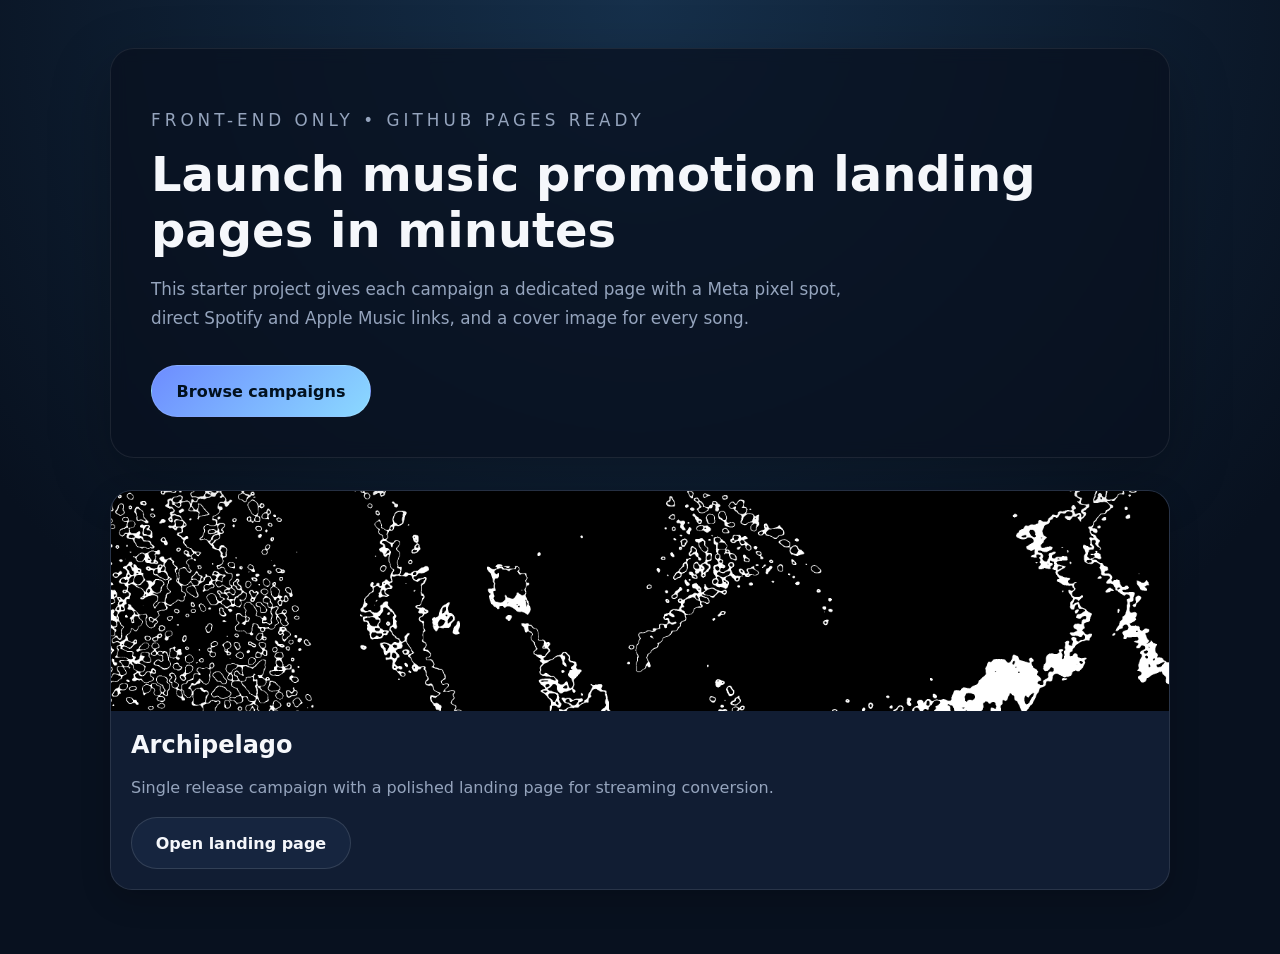
<file: index.html>
<!DOCTYPE html>
<html lang="en">
  <head>
    <meta charset="UTF-8" />
    <meta name="viewport" content="width=device-width, initial-scale=1.0" />
    <title>Murray WOW Landing Page</title>
    <meta
      name="description"
      content="Murray WOW is a Washington, D.C.-based music producer and DJ. This landing page showcases his latest tracks and provides links to streaming platforms."
    />
    <link rel="stylesheet" href="styles.css" />
  </head>
  <body>
    <main class="page-shell">
      <section class="hero">
        <p class="eyebrow">Front-end only • GitHub Pages ready</p>
        <h1>Launch music promotion landing pages in minutes</h1>
        <p>
          This starter project gives each campaign a dedicated page with a Meta pixel spot,
          direct Spotify and Apple Music links, and a cover image for every song.
        </p>
        <a class="button primary" href="#campaigns">Browse campaigns</a>
      </section>

      <section id="campaigns" class="campaign-grid" aria-label="Music promotion campaigns">
        <article class="card">
          <img src="assets/archipelago-compressed.png" alt="Cover art for Archipelago" />
          <div class="card-body">
            <h2>Archipelago</h2>
            <p>Single release campaign with a polished landing page for streaming conversion.</p>
            <a class="button" href="landing-pages/track-one.html">Open landing page</a>
          </div>
        </article>
      </section>
    </main>

    <script src="script.js"></script>
  </body>
</html>
</file>
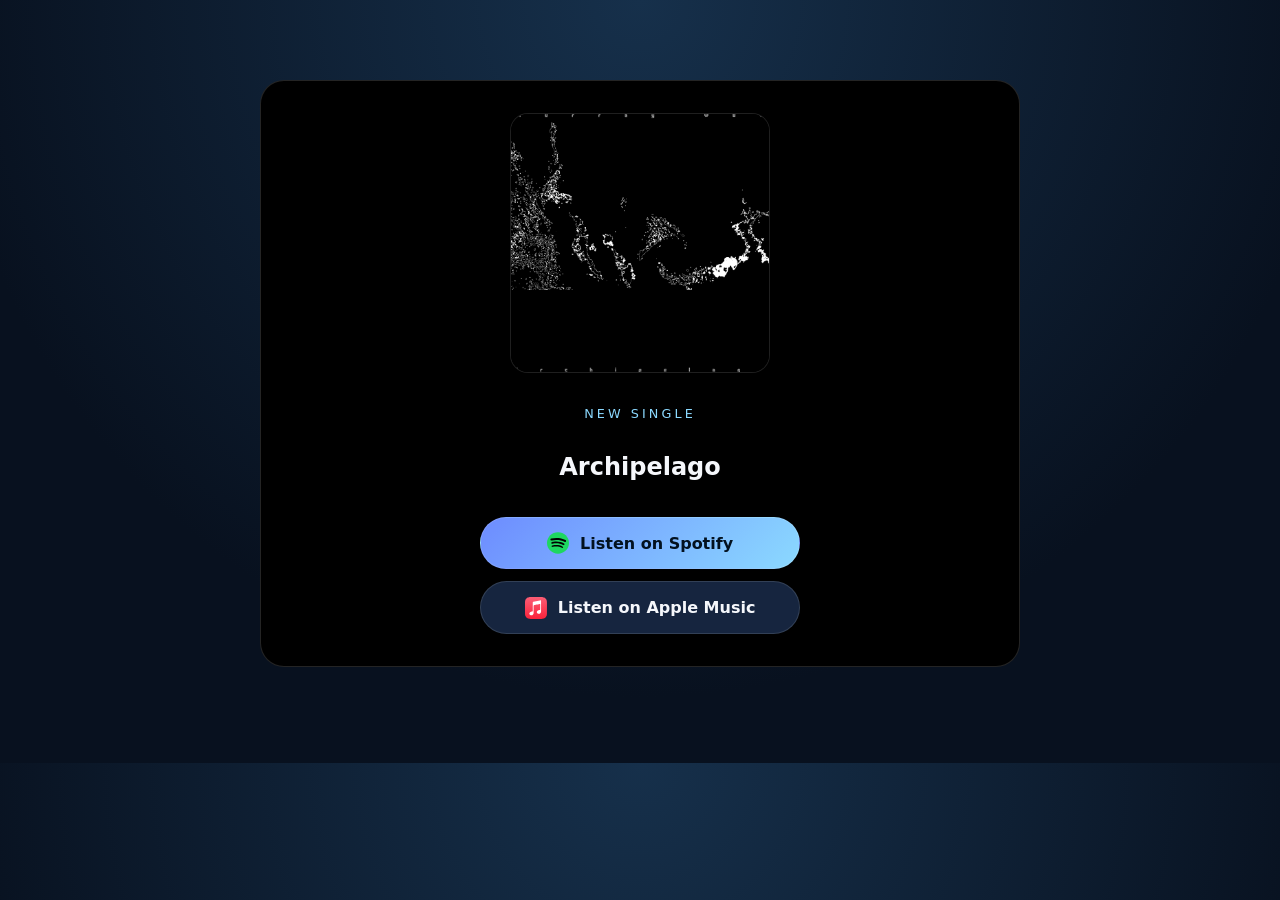
<file: landing-pages/track-one.html>
<!DOCTYPE html>
<html lang="en">
  <head>
    <!-- Google Tag Manager -->
    <script>(function(w,d,s,l,i){w[l]=w[l]||[];w[l].push({'gtm.start':
    new Date().getTime(),event:'gtm.js'});var f=d.getElementsByTagName(s)[0],
    j=d.createElement(s),dl=l!='dataLayer'?'&l='+l:'';j.async=true;j.src=
    'https://www.googletagmanager.com/gtm.js?id='+i+dl;f.parentNode.insertBefore(j,f);
    })(window,document,'script','dataLayer','GTM-MRJ8HCB2');</script>
    <!-- End Google Tag Manager -->
    <meta charset="UTF-8" />
    <meta name="viewport" content="width=device-width, initial-scale=1.0" />
    <title>Archipelago — Music Landing Page</title>
    <meta name="description" content="Landing page for Archipelago with streaming links." />
    <link rel="stylesheet" href="../styles.css" />
    <!-- Meta Pixel Code -->
    <script>
    !function(f,b,e,v,n,t,s)
    {if(f.fbq)return;n=f.fbq=function(){n.callMethod?
    n.callMethod.apply(n,arguments):n.queue.push(arguments)};
    if(!f._fbq)f._fbq=n;n.push=n;n.loaded=!0;n.version='2.0';
    n.queue=[];t=b.createElement(e);t.async=!0;
    t.src=v;s=b.getElementsByTagName(e)[0];
    s.parentNode.insertBefore(t,s)}(window, document,'script',
    'https://connect.facebook.net/en_US/fbevents.js');
    fbq('init', '1420063870041882');
    fbq('track', 'PageView');
    </script>
    <noscript><img height="1" width="1" style="display:none"
    src="https://www.facebook.com/tr?id=1420063870041882&ev=PageView&noscript=1"
    /></noscript>
    <!-- End Meta Pixel Code -->
  </head>
  <body>
    <!-- Google Tag Manager (noscript) -->
    <noscript><iframe src="https://www.googletagmanager.com/ns.html?id=GTM-MRJ8HCB2"
    height="0" width="0" style="display:none;visibility:hidden"></iframe></noscript>
    <!-- End Google Tag Manager (noscript) -->
    <main class="page-shell">
      <article class="landing-page">
        <img class="cover" src="../assets/archipelago-compressed.png" alt="Cover art for Archipelago" />
        <p class="eyebrow">New single</p>
        <h1>Archipelago</h1>

        <div class="actions">
          <a
            class="button primary"
            href="https://urlgeni.us/spotify/archipelago-playlist"
            target="_blank"
          >
            <span class="button-icon" aria-hidden="true">
              <img src="../assets/spotify-logo.svg" alt="Spotify logo" />
            </span>
            <span>Listen on Spotify</span>
          </a>
          <a
            class="button"
            href="https://music.apple.com/us/song/archipelago/6785403218"
            target="_blank"
          >
            <span class="button-icon" aria-hidden="true">
              <img src="../assets/apple-music-logo.svg" alt="Apple Music logo" />
            </span>
            <span>Listen on Apple Music</span>
          </a>
        </div>
      </article>
    </main>

    <script src="../script.js"></script>
  </body>
</html>
</file>
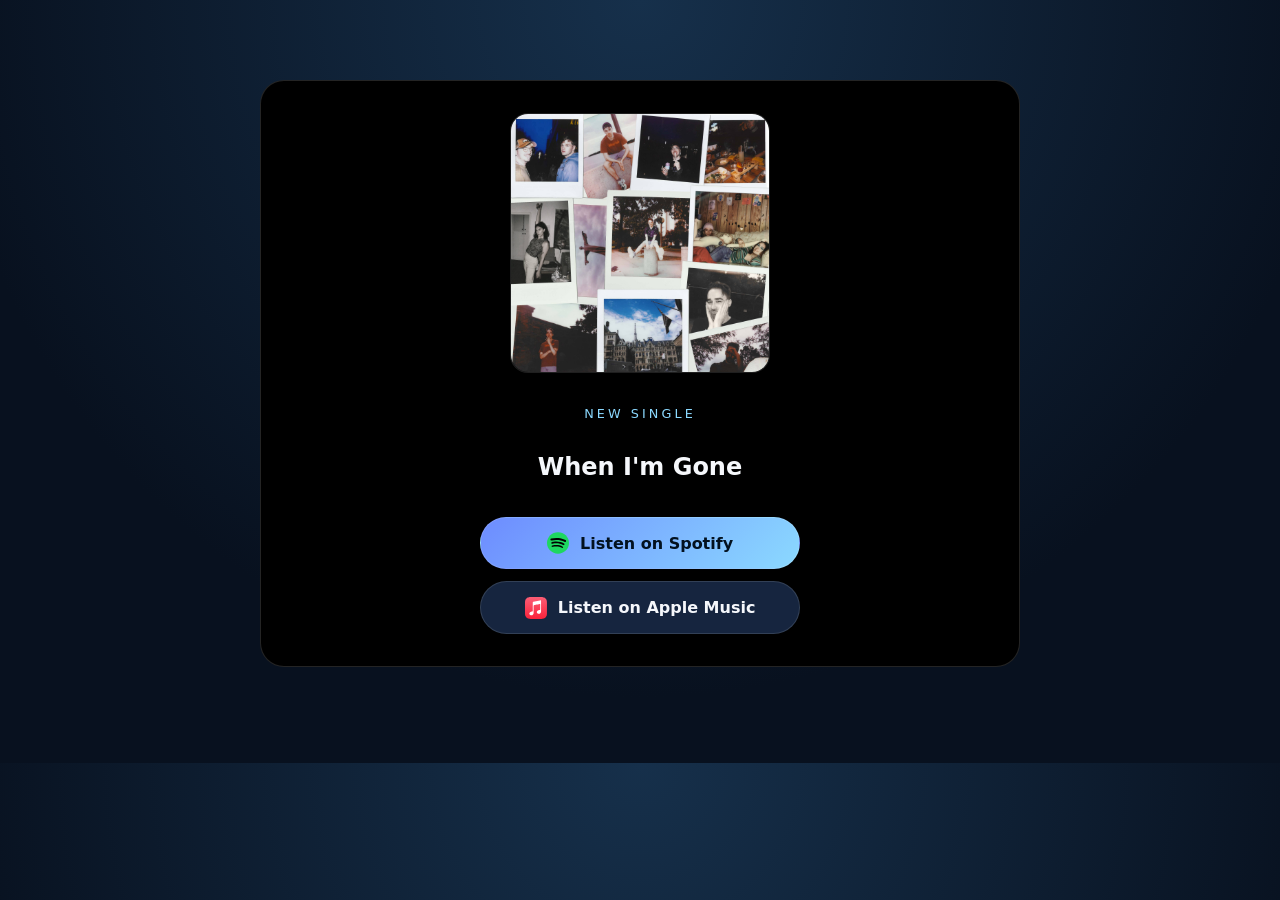
<file: landing-pages/when-im-gone.html>
<!DOCTYPE html>
<html lang="en">
  <head>
    <!-- Google Tag Manager -->
    <script>(function(w,d,s,l,i){w[l]=w[l]||[];w[l].push({'gtm.start':
    new Date().getTime(),event:'gtm.js'});var f=d.getElementsByTagName(s)[0],
    j=d.createElement(s),dl=l!='dataLayer'?'&l='+l:'';j.async=true;j.src=
    'https://www.googletagmanager.com/gtm.js?id='+i+dl;f.parentNode.insertBefore(j,f);
    })(window,document,'script','dataLayer','GTM-MRJ8HCB2');</script>
    <!-- End Google Tag Manager -->
    <meta charset="UTF-8" />
    <meta name="viewport" content="width=device-width, initial-scale=1.0" />
    <title>When I'm Gone — Music Landing Page</title>
    <meta name="description" content="Landing page for When I'm Gone with streaming links." />
    <link rel="stylesheet" href="../styles.css" />
    <!-- Meta Pixel Code -->
    <script>
    !function(f,b,e,v,n,t,s)
    {if(f.fbq)return;n=f.fbq=function(){n.callMethod?
    n.callMethod.apply(n,arguments):n.queue.push(arguments)};
    if(!f._fbq)f._fbq=n;n.push=n;n.loaded=!0;n.version='2.0';
    n.queue=[];t=b.createElement(e);t.async=!0;
    t.src=v;s=b.getElementsByTagName(e)[0];
    s.parentNode.insertBefore(t,s)}(window, document,'script',
    'https://connect.facebook.net/en_US/fbevents.js');
    fbq('init', '1687947572259849');
    fbq('track', 'PageView');
    </script>
    <noscript><img height="1" width="1" style="display:none"
    src="https://www.facebook.com/tr?id=1687947572259849&ev=PageView&noscript=1"
    /></noscript>
    <!-- End Meta Pixel Code -->
  </head>
  <body>
    <!-- Google Tag Manager (noscript) -->
    <noscript><iframe src="https://www.googletagmanager.com/ns.html?id=GTM-MRJ8HCB2"
    height="0" width="0" style="display:none;visibility:hidden"></iframe></noscript>
    <!-- End Google Tag Manager (noscript) -->
    <main class="page-shell">
      <article class="landing-page">
        <img class="cover" src="../assets/when-im-gone-compressed.jpg" alt="Cover art for When I'm Gone" />
        <p class="eyebrow">New single</p>
        <h1>When I'm Gone</h1>

        <div class="actions">
          <a class="button primary" href="https://urlgeni.us/spotify/when-im-gone-playlist" target="_blank">
            <span class="button-icon" aria-hidden="true">
              <img src="../assets/spotify-logo.svg" alt="Spotify logo" />
            </span>
            <span>Listen on Spotify</span>
          </a>
          <a class="button" href="https://music.apple.com/us/song/when-im-gone-feat-maya-lucia/6785386405" target="_blank">
            <span class="button-icon" aria-hidden="true">
              <img src="../assets/apple-music-logo.svg" alt="Apple Music logo" />
            </span>
            <span>Listen on Apple Music</span>
          </a>
        </div>
      </article>
    </main>

    <script src="../script.js"></script>
  </body>
</html>
</file>
<file: styles.css>
:root {
  color-scheme: dark;
  --bg: #08111f;
  --panel: #111d33;
  --panel-2: #16253f;
  --text: #f5f7fb;
  --muted: #95a4bd;
  --accent: #6d8cff;
  --accent-2: #8bd9ff;
}

* {
  box-sizing: border-box;
}

body {
  margin: 0;
  font-family: Inter, system-ui, -apple-system, BlinkMacSystemFont, "Segoe UI", sans-serif;
  background: radial-gradient(circle at top, #16304b, var(--bg) 70%);
  color: var(--text);
}

img {
  max-width: 100%;
  display: block;
}

.page-shell {
  max-width: 1100px;
  margin: 0 auto;
  padding: 3rem 1.25rem 4rem;
}

.hero {
  padding: 2.5rem;
  border: 1px solid rgba(255, 255, 255, 0.08);
  border-radius: 24px;
  background: rgba(9, 17, 31, 0.75);
  backdrop-filter: blur(8px);
  box-shadow: 0 20px 60px rgba(0, 0, 0, 0.25);
}

.eyebrow {
  text-transform: uppercase;
  letter-spacing: 0.24em;
  color: var(--accent-2);
  font-size: 0.8rem;
  margin-bottom: 0.75rem;
}

.hero h1 {
  font-size: clamp(2rem, 4vw, 3rem);
  margin: 0 0 1rem;
}

.hero p {
  font-size: 1.05rem;
  color: var(--muted);
  max-width: 700px;
  line-height: 1.7;
}

.button {
  display: inline-flex;
  align-items: center;
  justify-content: center;
  gap: 0.7rem;
  border-radius: 999px;
  padding: 0.9rem 1.15rem;
  min-width: 220px;
  min-height: 52px;
  text-decoration: none;
  font-weight: 600;
  color: var(--text);
  background: var(--panel-2);
  border: 1px solid rgba(255, 255, 255, 0.12);
  transition: transform 180ms ease, background 180ms ease;
}

.button:hover {
  transform: translateY(-1px);
  background: #233a58;
}

.button-icon {
  display: inline-flex;
  align-items: center;
  justify-content: center;
  width: 22px;
  height: 22px;
  flex-shrink: 0;
}

.button-icon svg {
  width: 100%;
  height: 100%;
}

.button.primary {
  background: linear-gradient(135deg, var(--accent), var(--accent-2));
  color: #02111f;
  margin-top: 1rem;
}

.campaign-grid {
  display: grid;
  grid-template-columns: repeat(auto-fit, minmax(260px, 1fr));
  gap: 1.5rem;
  margin-top: 2rem;
}

.card {
  overflow: hidden;
  border-radius: 22px;
  background: var(--panel);
  border: 1px solid rgba(255, 255, 255, 0.1);
  box-shadow: 0 10px 30px rgba(0, 0, 0, 0.2);
}

.card img {
  width: 100%;
  height: 220px;
  object-fit: cover;
  background: linear-gradient(135deg, #24466d, #0f1c30 80%);
}

.card-body {
  padding: 1.25rem;
}

.card h2 {
  margin: 0 0 0.45rem;
}

.card p {
  color: var(--muted);
  line-height: 1.65;
}

.landing-page {
  max-width: 760px;
  margin: 2rem auto;
  padding: 2rem;
  border-radius: 24px;
  background: #000000;
  border: 1px solid rgba(255, 255, 255, 0.14);
  display: flex;
  flex-direction: column;
  align-items: center;
  text-align: center;
}

.landing-page .cover {
  width: min(260px, 100%);
  border-radius: 18px;
  margin-bottom: 1.25rem;
  border: 1px solid rgba(255, 255, 255, 0.12);
  background: #000000;
}

.meta-placeholder {
  color: var(--muted);
  font-size: 0.9rem;
  margin: 1rem 0 1.5rem;
  padding: 0.85rem 1rem;
  border-radius: 12px;
  background: rgba(255, 255, 255, 0.04);
  border: 1px dashed rgba(255, 255, 255, 0.12);
}

.actions {
  display: flex;
  flex-direction: column;
  align-items: center;
  gap: 0.75rem;
  width: 100%;
  max-width: 320px;
}

.actions .button {
  width: 100%;
}

@media (max-width: 640px) {
  .page-shell {
    padding: 1rem 0.9rem 2.4rem;
  }

  .hero,
  .landing-page {
    padding: 1.25rem;
  }
}
</file>
